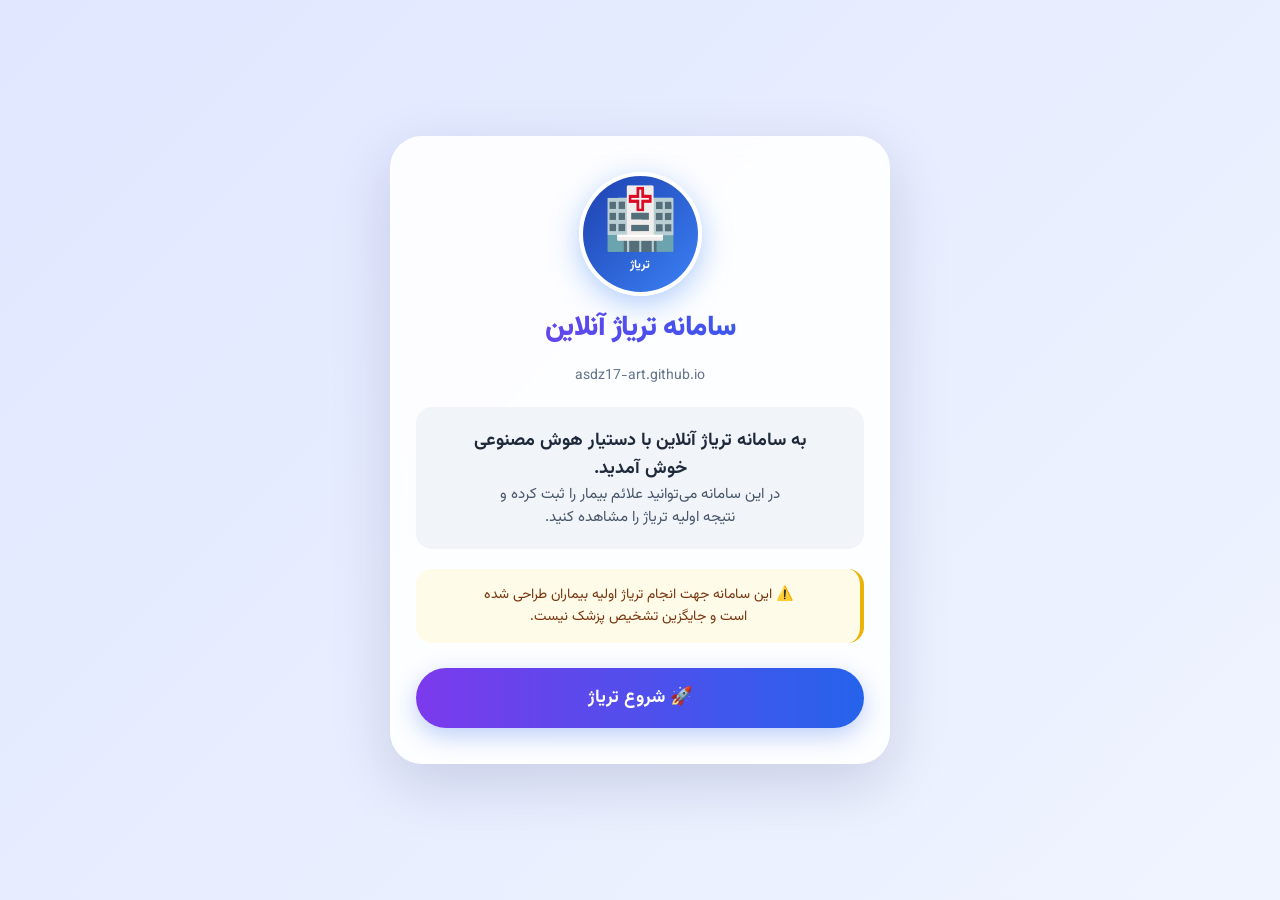
<file: index.html>
<!DOCTYPE html>
<html lang="fa" dir="rtl">

<head>
    <meta charset="UTF-8">
    <meta name="viewport" content="width=device-width, initial-scale=1.0">
    <title>سامانه تریاژ آنلاین</title>
    <link rel="stylesheet" href="style.css">
</head>

<body>
    <div class="container">

        <!-- ====== لوگوی رنگی جدید (فقط همین بخش اضافه شده) ====== -->
        <div style="text-align:center; margin-bottom:10px;">
            <div style="display:inline-block; background:linear-gradient(135deg,#1e40af,#3b82f6); padding:18px 20px; border-radius:50%; box-shadow:0 8px 30px rgba(59,130,246,0.4); border:4px solid white;">
                <span style="font-size:60px; display:block; line-height:1;">🏥</span>
                <span style="display:block; color:#fff; font-size:12px; font-weight:bold; margin-top:2px;">تریاژ</span>
            </div>
        </div>

        <!-- ====== بقیه محتوای قبلی (دقیقاً مثل عکس) ====== -->
        <h1>سامانه تریاژ آنلاین</h1>
        <p style="text-align:center; color:#64748b; font-size:14px; margin-top:-10px;">
            asdz17-art.github.io
        </p>

        <div style="background:#f1f5f9; padding:20px; border-radius:16px; margin:20px 0; text-align:center;">
            <p style="font-weight:bold; font-size:18px; color:#1e293b;">
                به سامانه تریاژ آنلاین با دستیار هوش مصنوعی<br>
                خوش آمدید.
            </p>
            <p style="color:#475569; font-size:15px;">
                در این سامانه می‌توانید علائم بیمار را ثبت کرده و<br>
                نتیجه اولیه تریاژ را مشاهده کنید.
            </p>
        </div>

        <div style="background:#fefce8; padding:15px; border-radius:16px; border-right:4px solid #eab308; margin-bottom:25px;">
            <p style="color:#78350f; font-size:14px; text-align:center;">
                ⚠️ این سامانه جهت انجام تریاژ اولیه بیماران طراحی شده<br>
                است و جایگزین تشخیص پزشک نیست.
            </p>
        </div>

        <a href="register.html" style="display:block; text-align:center; background:linear-gradient(to left, #2563eb, #7c3aed); color:white; padding:16px; border-radius:50px; text-decoration:none; font-weight:bold; font-size:18px; box-shadow:0 8px 25px rgba(37,99,235,0.3);">
            🚀 شروع تریاژ
        </a>

    </div>
</body>

</html>
</file>
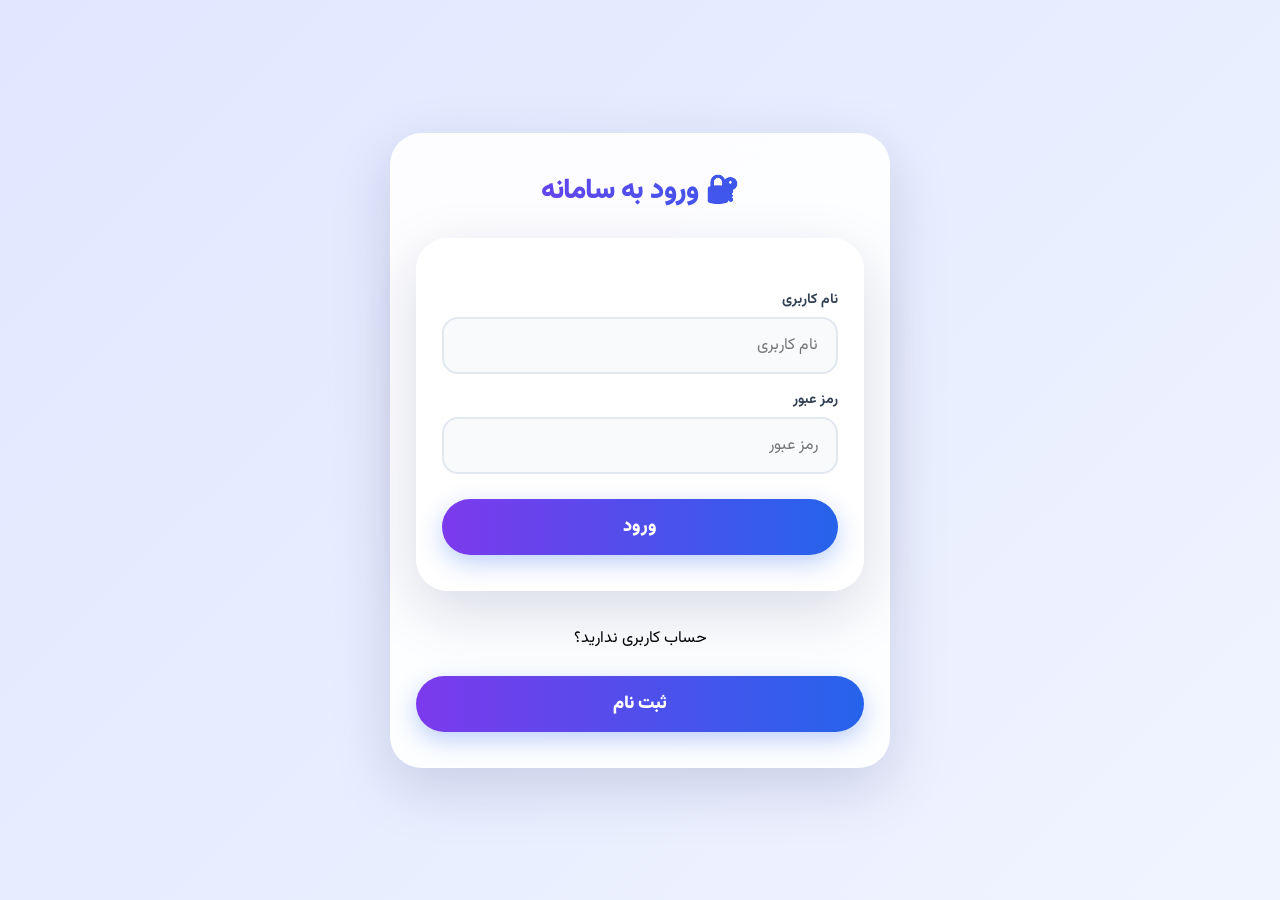
<file: login.html>
<!DOCTYPE html>
<html lang="fa" dir="rtl">

<head>
<meta charset="UTF-8">
<meta name="viewport" content="width=device-width, initial-scale=1.0">

<title>ورود به سامانه</title>

<link rel="stylesheet" href="style.css">

</head>

<body>

<div class="container">

<h1>🔐 ورود به سامانه</h1>

<form action="register.html">

<label>نام کاربری</label>

<input
type="text"
name="username"
placeholder="نام کاربری"
required>

<label>رمز عبور</label>

<input
type="password"
name="password"
placeholder="رمز عبور"
required
minlength="6">

<button type="submit">
ورود
</button>

</form>

<br>

<p style="text-align:center;">
حساب کاربری ندارید؟
</p>

<a href="register.html">
<button type="button">
ثبت نام
</button>
</a>

</div>

</body>

</html>
</file>
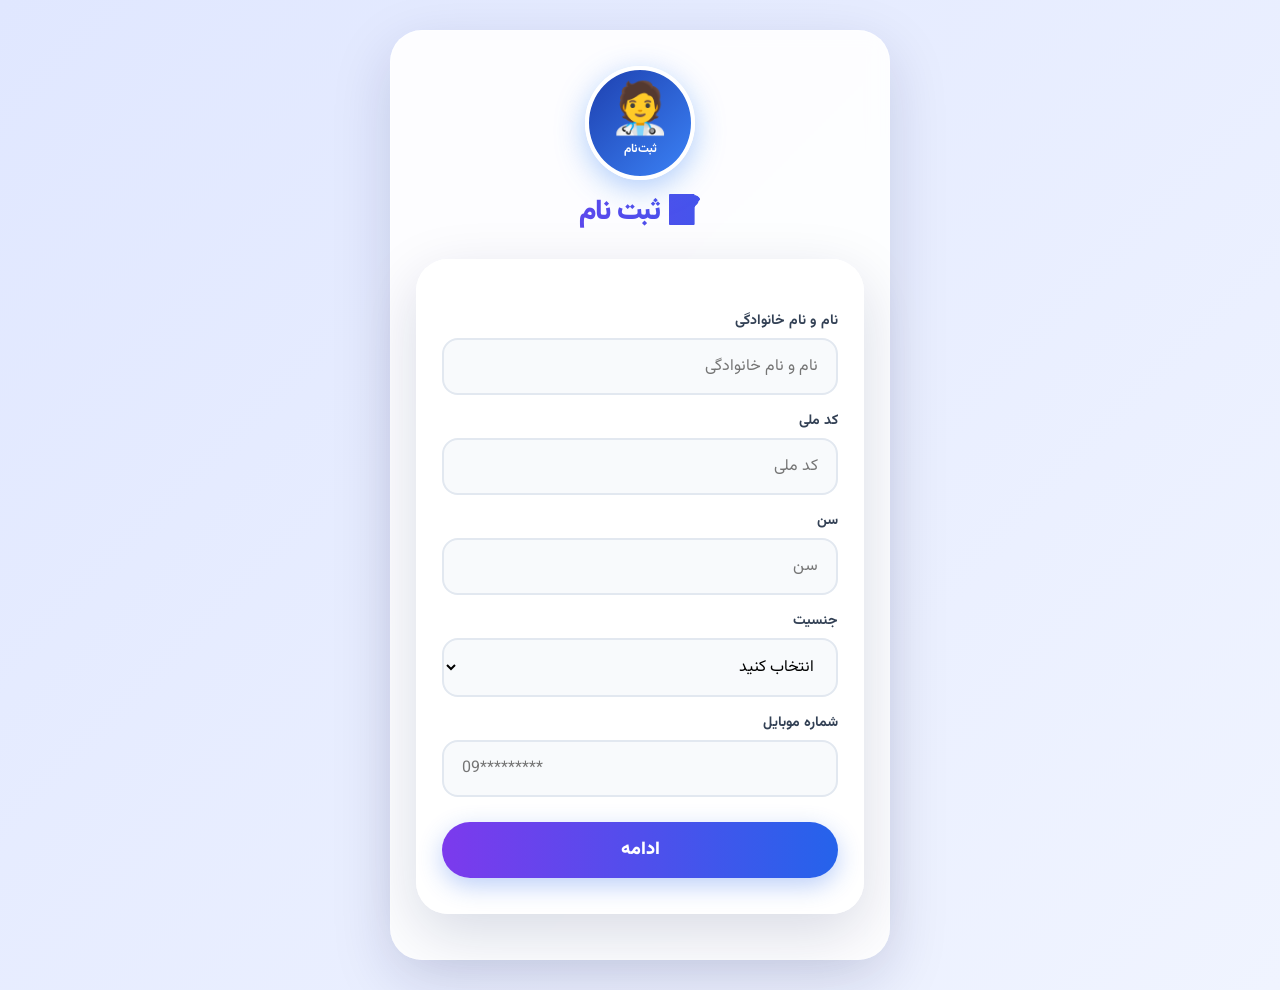
<file: register.html>
<!DOCTYPE html>
<html lang="fa" dir="rtl">

<head>
    <meta charset="UTF-8">
    <meta name="viewport" content="width=device-width, initial-scale=1.0">
    <title>ثبت نام</title>
    <link rel="stylesheet" href="style.css">
</head>

<body>
    <div class="container">

        <!-- ====== لوگو ====== -->
        <div style="text-align:center; margin-bottom:10px;">
            <div style="display:inline-block; background:linear-gradient(135deg,#1e40af,#3b82f6); padding:18px 20px; border-radius:50%; box-shadow:0 8px 30px rgba(59,130,246,0.4); border:4px solid white;">
                <span style="font-size:50px; display:block; line-height:1;">🧑‍⚕️</span>
                <span style="display:block; color:#fff; font-size:12px; font-weight:bold; margin-top:2px;">ثبت‌نام</span>
            </div>
        </div>

        <!-- ====== بقیه کد (دقیقاً مثل خودت) ====== -->
        <h1>📝 ثبت نام</h1>

        <form id="registerForm">
            <label>نام و نام خانوادگی</label>
            <input type="text" id="fullName" placeholder="نام و نام خانوادگی" required>

            <label>کد ملی</label>
            <input type="text" id="nationalCode" placeholder="کد ملی" maxlength="10" required>

            <label>سن</label>
            <input type="number" id="age" min="1" max="120" placeholder="سن" required>

            <label>جنسیت</label>
            <select id="gender" required>
                <option value="">انتخاب کنید</option>
                <option value="مرد">مرد</option>
                <option value="زن">زن</option>
            </select>

            <label>شماره موبایل</label>
            <input type="tel" id="phone" placeholder="09*********" required>

            <button type="submit">ادامه</button>
        </form>
    </div>

    <script>
        // وقتی فرم ارسال می‌شه، این تابع اجرا می‌شه
        document.getElementById('registerForm').addEventListener('submit', function(event) {
            event.preventDefault(); // جلوی رفتن خودکار صفحه رو می‌گیره

            // گرفتن مقادیر از فیلدها
            const fullName = document.getElementById('fullName').value.trim();
            const nationalCode = document.getElementById('nationalCode').value.trim();
            const age = document.getElementById('age').value.trim();
            const gender = document.getElementById('gender').value;
            const phone = document.getElementById('phone').value.trim();

            // اعتبارسنجی ساده (چک کردن خالی نبودن)
            if (!fullName || !nationalCode || !age || !gender || !phone) {
                alert('⚠️ لطفاً تمام فیلدها را پر کنید!');
                return;
            }

            // ذخیره در حافظه گوشی (localStorage)
            localStorage.setItem('userName', fullName);
            localStorage.setItem('userCode', nationalCode);
            localStorage.setItem('userAge', age);
            localStorage.setItem('userGender', gender);
            localStorage.setItem('userPhone', phone);

            // هدایت به صفحه ثبت علائم
            window.location.href = 'triage.html';
        });
    </script>
</body>

</html>
</file>
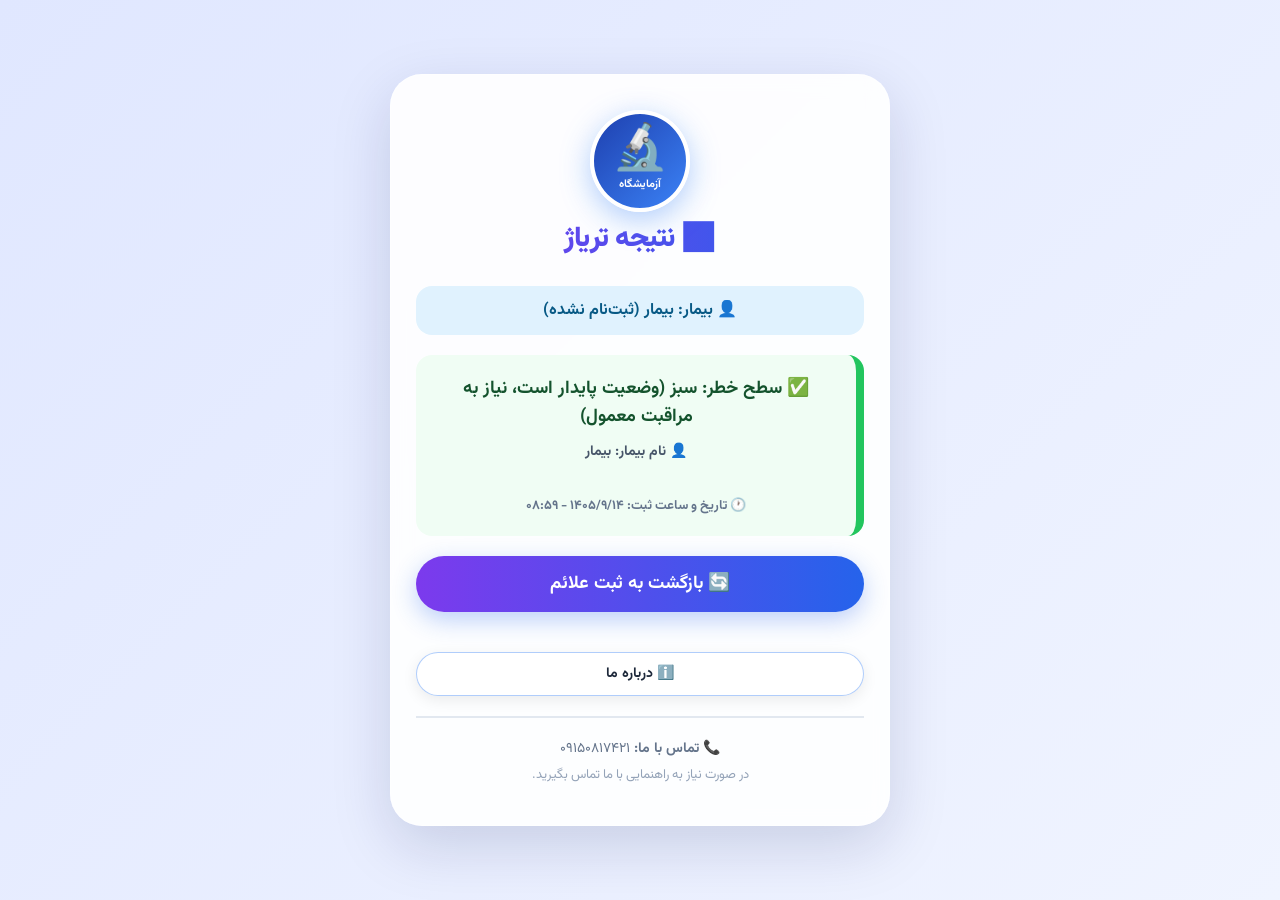
<file: result.html>
<!DOCTYPE html>
<html lang="fa" dir="rtl">

<head>
    <meta charset="UTF-8">
    <meta name="viewport" content="width=device-width, initial-scale=1.0">
    <title>نتیجه تریاژ</title>
    <link rel="stylesheet" href="style.css">
</head>

<body>
    <div class="container">

        <!-- ====== لوگوی آزمایشگاه ====== -->
        <div style="text-align:center; margin-bottom:5px;">
            <div style="display:inline-block; background:linear-gradient(135deg,#1e40af,#3b82f6); padding:15px 18px; border-radius:50%; box-shadow:0 8px 30px rgba(59,130,246,0.4); border:4px solid white;">
                <span style="font-size:45px; display:block; line-height:1;">🔬</span>
                <span style="display:block; color:#fff; font-size:11px; font-weight:bold; margin-top:2px;">آزمایشگاه</span>
            </div>
        </div>

        <h1>📊 نتیجه تریاژ</h1>

        <!-- نمایش نام بیمار -->
        <div id="greeting" style="background: #e0f2fe; padding: 12px 16px; border-radius: 16px; text-align: center; font-weight: bold; margin-bottom: 20px; color: #075985;">
            👤 بیمار: <span id="userNameDisplay">نامشخص</span>
        </div>

        <!-- نمایش نتیجه -->
        <div id="result" style="padding: 20px; border-radius: 16px; text-align: center; font-weight: bold; font-size: 18px;">
            در حال تحلیل...
        </div>

        <button onclick="window.location.href='triage.html'" style="margin-top: 20px; width:100%; padding:14px; border:none; border-radius:50px; background:linear-gradient(to left, #2563eb, #7c3aed); color:white; font-size:18px; font-weight:bold; cursor:pointer; box-shadow:0 8px 25px rgba(37,99,235,0.3);">
            🔄 بازگشت به ثبت علائم
        </button>

        <!-- ====== دکمه شیشه‌ای (فونت کوچیک) ====== -->
        <div style="text-align:center; margin-top: 15px;">
            <button onclick="toggleAbout()" style="background:rgba(255,255,255,0.3); backdrop-filter:blur(10px); border:1.5px solid rgba(59,130,246,0.4); padding:10px 20px; border-radius:30px; font-size:14px; font-weight:bold; color:#1e293b; cursor:pointer; box-shadow:0 4px 15px rgba(0,0,0,0.08); transition:all 0.3s ease;">
                ℹ️ درباره ما
            </button>
        </div>

        <!-- ====== متن درباره ما (پنهان در ابتدا) ====== -->
        <div id="aboutText" style="display:none; margin-top:15px; padding:18px; background:#f8fafc; border-radius:16px; border-right:4px solid #3b82f6; transition:all 0.5s ease;">
            <p style="color:#475569; font-size:14px; line-height:2; margin:0;">
                🏥 سامانه‌ی تریاژ آنلاین با هدف ارائه‌ی خدمات اولیه‌ی تریاژ به بیماران طراحی شده است.
                <br><br>
                این سامانه با استفاده از الگوریتم‌های ساده، سطح خطر بیمار را بر اساس علائم وارد شده تشخیص می‌دهد.
                <br><br>
                ⚠️ توجه: این سامانه جایگزین تشخیص پزشک نیست و صرفاً برای آگاهی اولیه طراحی شده است.
                <br><br>
                📌 پروژه‌ی درس آزمایشگاه نرم‌افزار - دانشگاه آزاد اسلامی
            </p>
        </div>

        <!-- ====== شماره تماس ====== -->
        <div style="text-align:center; margin-top: 20px; padding-top:15px; border-top:2px solid #e2e8f0; color:#64748b; font-size:14px;">
            <p style="margin:5px 0;">
                📞 <strong>تماس با ما:</strong> ۰۹۱۵۰۸۱۷۴۲۱
            </p>
            <p style="margin:5px 0; font-size:13px; color:#94a3b8;">
                در صورت نیاز به راهنمایی با ما تماس بگیرید.
            </p>
        </div>

    </div>

    <script>
        // تابع نمایش/مخفی کردن متن درباره ما
        function toggleAbout() {
            const aboutDiv = document.getElementById('aboutText');
            if (aboutDiv.style.display === 'none' || aboutDiv.style.display === '') {
                aboutDiv.style.display = 'block';
            } else {
                aboutDiv.style.display = 'none';
            }
        }

        window.onload = function() {
            const savedName = localStorage.getItem('userName');
            if (savedName) {
                document.getElementById('userNameDisplay').textContent = savedName;
            } else {
                document.getElementById('userNameDisplay').textContent = 'بیمار (ثبت‌نام نشده)';
            }

            const params = new URLSearchParams(window.location.search);
            const temp = parseFloat(params.get('temp')) || 0;
            const fever = params.get('fever');
            const cough = params.get('cough');
            const dyspnea = params.get('dyspnea');
            const throat = params.get('throat');
            const headache = params.get('headache');
            const pain = params.get('pain');

            const resultDiv = document.getElementById('result');
            let level = 'green';
            let message = '';

            if (temp >= 39 || dyspnea === 'yes' || (fever === 'yes' && temp >= 38)) {
                level = 'red';
                message = '🚨 سطح خطر: قرمز (نیاز به اقدام فوری پزشکی!)';
            } else if (temp >= 38 || fever === 'yes' || cough === 'yes' || throat === 'yes' || pain === 'high') {
                level = 'orange';
                message = '⚠️ سطح خطر: نارنجی (نیاز به بررسی سریع توسط پزشک)';
            } else {
                level = 'green';
                message = '✅ سطح خطر: سبز (وضعیت پایدار است، نیاز به مراقبت معمول)';
            }

            const now = new Date();
            const persianDate = now.toLocaleDateString('fa-IR', {
                timeZone: 'Asia/Tehran'
            });
            const persianTime = now.toLocaleTimeString('fa-IR', {
                hour: '2-digit',
                minute: '2-digit',
                timeZone: 'Asia/Tehran'
            });

            resultDiv.className = level === 'red' ? 'danger' : (level === 'orange' ? 'warning' : 'success');
            resultDiv.innerHTML = message;

            const name = localStorage.getItem('userName') || 'بیمار';
            resultDiv.innerHTML += `<br><small style="font-size:14px; color:#475569; display:block; margin-top:10px;">👤 نام بیمار: ${name}</small>`;
            resultDiv.innerHTML += `<br><small style="font-size:13px; color:#64748b; display:block; margin-top:5px;">🕐 تاریخ و ساعت ثبت: ${persianDate} - ${persianTime}</small>`;
        };
    </script>
</body>

</html>
</file>
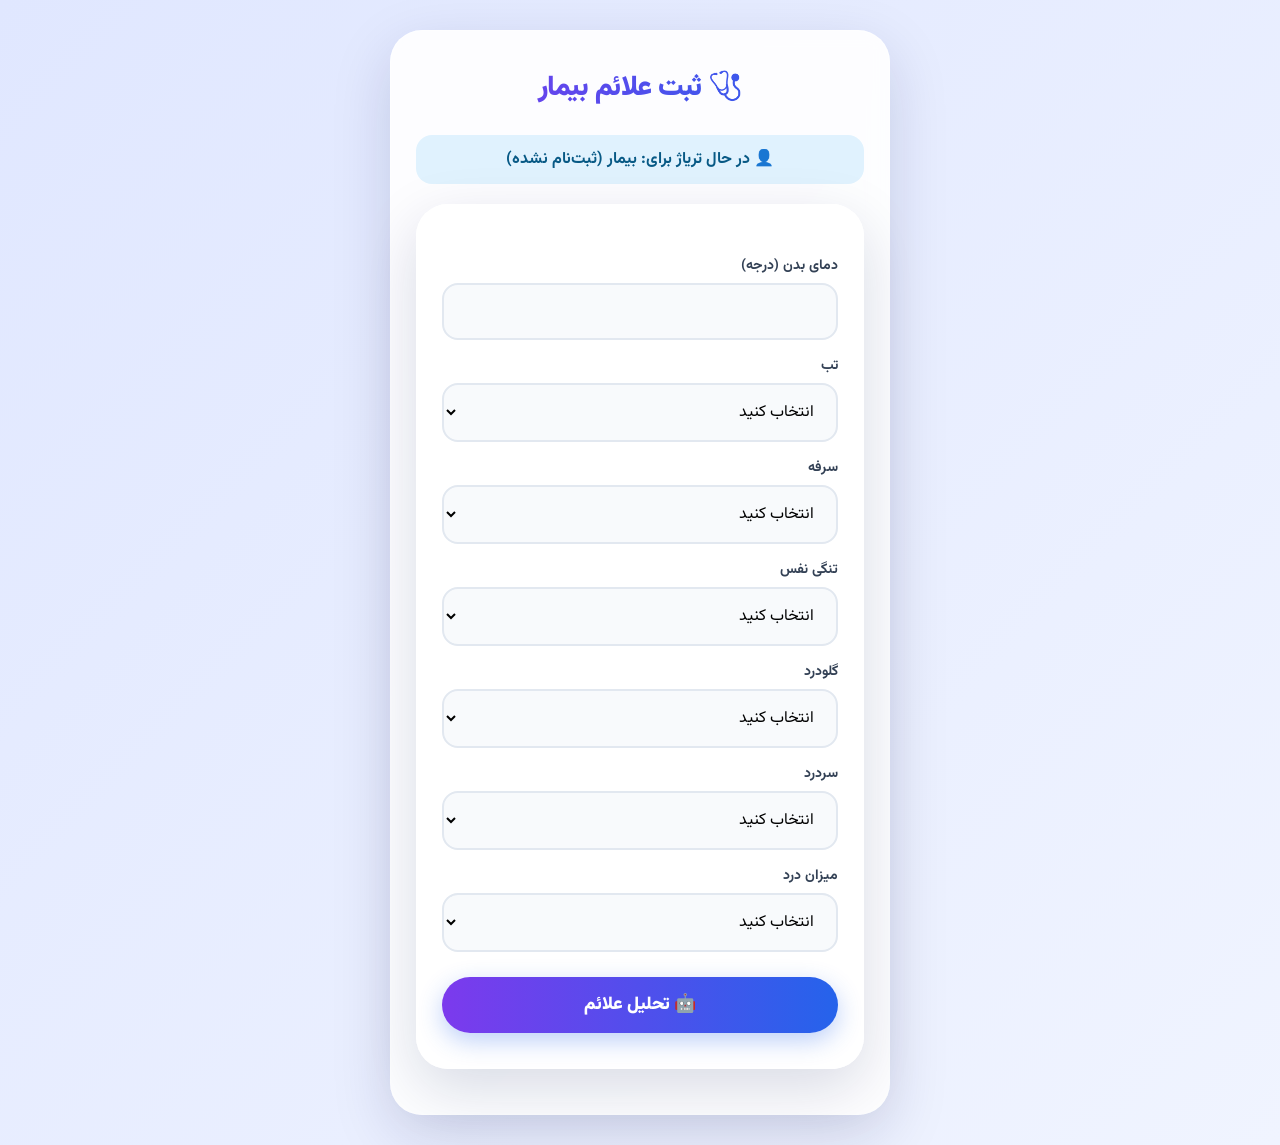
<file: triage.html>
<!DOCTYPE html>
<html lang="fa" dir="rtl">

<head>
    <meta charset="UTF-8">
    <meta name="viewport" content="width=device-width, initial-scale=1.0">
    <title>ثبت علائم بیمار</title>
    <link rel="stylesheet" href="style.css">
</head>

<body>
    <div class="container">
        <h1>🩺 ثبت علائم بیمار</h1>

        <!-- نمایش نام بیمار ذخیره شده -->
        <div id="greeting" style="background: #e0f2fe; padding: 12px 16px; border-radius: 16px; text-align: center; font-weight: bold; margin-bottom: 20px; color: #075985;">
            👤 در حال تریاژ برای: <span id="userNameDisplay">بیمار</span>
        </div>

        <!-- name ها به انگلیسی تغییر کردند تا خطا ندهند -->
        <form action="result.html" method="GET">
            <label>دمای بدن (درجه)</label>
            <input type="number" name="temp" min="34" max="42" step="0.1" required>

            <label>تب</label>
            <select name="fever" required>
                <option value="">انتخاب کنید</option>
                <option value="yes">دارد</option>
                <option value="no">ندارد</option>
            </select>

            <label>سرفه</label>
            <select name="cough" required>
                <option value="">انتخاب کنید</option>
                <option value="yes">دارد</option>
                <option value="no">ندارد</option>
            </select>

            <label>تنگی نفس</label>
            <select name="dyspnea" required>
                <option value="">انتخاب کنید</option>
                <option value="yes">دارد</option>
                <option value="no">ندارد</option>
            </select>

            <label>گلودرد</label>
            <select name="throat" required>
                <option value="">انتخاب کنید</option>
                <option value="yes">دارد</option>
                <option value="no">ندارد</option>
            </select>

            <label>سردرد</label>
            <select name="headache" required>
                <option value="">انتخاب کنید</option>
                <option value="yes">دارد</option>
                <option value="no">ندارد</option>
            </select>

            <label>میزان درد</label>
            <select name="pain" required>
                <option value="">انتخاب کنید</option>
                <option value="low">کم</option>
                <option value="medium">متوسط</option>
                <option value="high">شدید</option>
            </select>

            <button type="submit">🤖 تحلیل علائم</button>
        </form>
    </div>

    <script>
        // نمایش نام کاربر از حافظه
        window.onload = function() {
            const savedName = localStorage.getItem('userName');
            if (savedName) {
                document.getElementById('userNameDisplay').textContent = savedName;
            } else {
                document.getElementById('userNameDisplay').textContent = 'بیمار (ثبت‌نام نشده)';
            }
        };
    </script>
</body>

  </html>
</file>
<file: style.css>
/* وارد کردن فونت زیبای فارسی از گوگل (با خیال راحت، اینترنت گوشی رو داره) */
@import url('https://fonts.googleapis.com/css2?family=Vazirmatn:wght@400;700;900&display=swap');

* {
    margin: 0;
    padding: 0;
    box-sizing: border-box;
}

body {
    font-family: 'Vazirmatn', Tahoma, sans-serif;
    background: linear-gradient(135deg, #e0e7ff 0%, #f0f4ff 100%);
    min-height: 100vh;
    display: flex;
    justify-content: center;
    align-items: center;
    padding: 20px;
    direction: rtl;
}

/* باکس سفید وسط صفحه - جایگزین container قدیمی */
.container, form, .result-box {
    background: rgba(255, 255, 255, 0.9);
    backdrop-filter: blur(10px);
    max-width: 500px;
    width: 100%;
    padding: 35px 25px;
    border-radius: 32px;
    box-shadow: 0 20px 60px rgba(0, 20, 80, 0.15);
    border: 1px solid rgba(255, 255, 255, 0.5);
    transition: all 0.3s ease;
    margin: 10px auto;
}

h1, h2, h3 {
    color: #1e293b;
    font-weight: 900;
    text-align: center;
    margin-bottom: 25px;
    letter-spacing: -0.5px;
}

h1 {
    font-size: 28px;
    background: linear-gradient(to left, #2563eb, #7c3aed);
    -webkit-background-clip: text;
    -webkit-text-fill-color: transparent;
    background-clip: text;
}

label {
    display: block;
    font-weight: 700;
    color: #334155;
    margin-top: 15px;
    margin-bottom: 6px;
    font-size: 14px;
}

input, select, textarea {
    width: 100%;
    padding: 14px 18px;
    border: 2px solid #e2e8f0;
    border-radius: 16px;
    font-size: 16px;
    font-family: 'Vazirmatn', sans-serif;
    background: #f8fafc;
    transition: 0.2s;
    outline: none;
}

input:focus, select:focus {
    border-color: #3b82f6;
    background: white;
    box-shadow: 0 0 0 4px rgba(59, 130, 246, 0.15);
}

button, .btn {
    width: 100%;
    padding: 14px;
    margin-top: 25px;
    border: none;
    border-radius: 50px;
    background: linear-gradient(to left, #2563eb, #7c3aed);
    color: white;
    font-size: 18px;
    font-weight: 900;
    font-family: 'Vazirmatn', sans-serif;
    cursor: pointer;
    transition: 0.3s;
    box-shadow: 0 8px 25px rgba(37, 99, 235, 0.3);
}

button:hover {
    transform: scale(1.02);
    box-shadow: 0 12px 30px rgba(37, 99, 235, 0.4);
}

/* استایل خروجی تریاژ (قرمز/نارنجی/سبز) */
.danger {
    background: #fef2f2;
    border-right: 8px solid #dc2626;
    padding: 20px;
    border-radius: 16px;
    color: #7f1d1d;
    font-weight: 700;
    margin-top: 15px;
}

.warning {
    background: #fffbeb;
    border-right: 8px solid #f59e0b;
    padding: 20px;
    border-radius: 16px;
    color: #78350f;
    font-weight: 700;
    margin-top: 15px;
}

.success {
    background: #f0fdf4;
    border-right: 8px solid #22c55e;
    padding: 20px;
    border-radius: 16px;
    color: #14532d;
    font-weight: 700;
    margin-top: 15px;
}

/* لینک‌های پایین صفحه (مثل رفتن به ثبت‌نام) */
.link {
    text-align: center;
    margin-top: 20px;
    color: #475569;
}

.link a {
    color: #2563eb;
    text-decoration: none;
    font-weight: 700;
}

.link a:hover {
    text-decoration: underline;
    }
</file>
